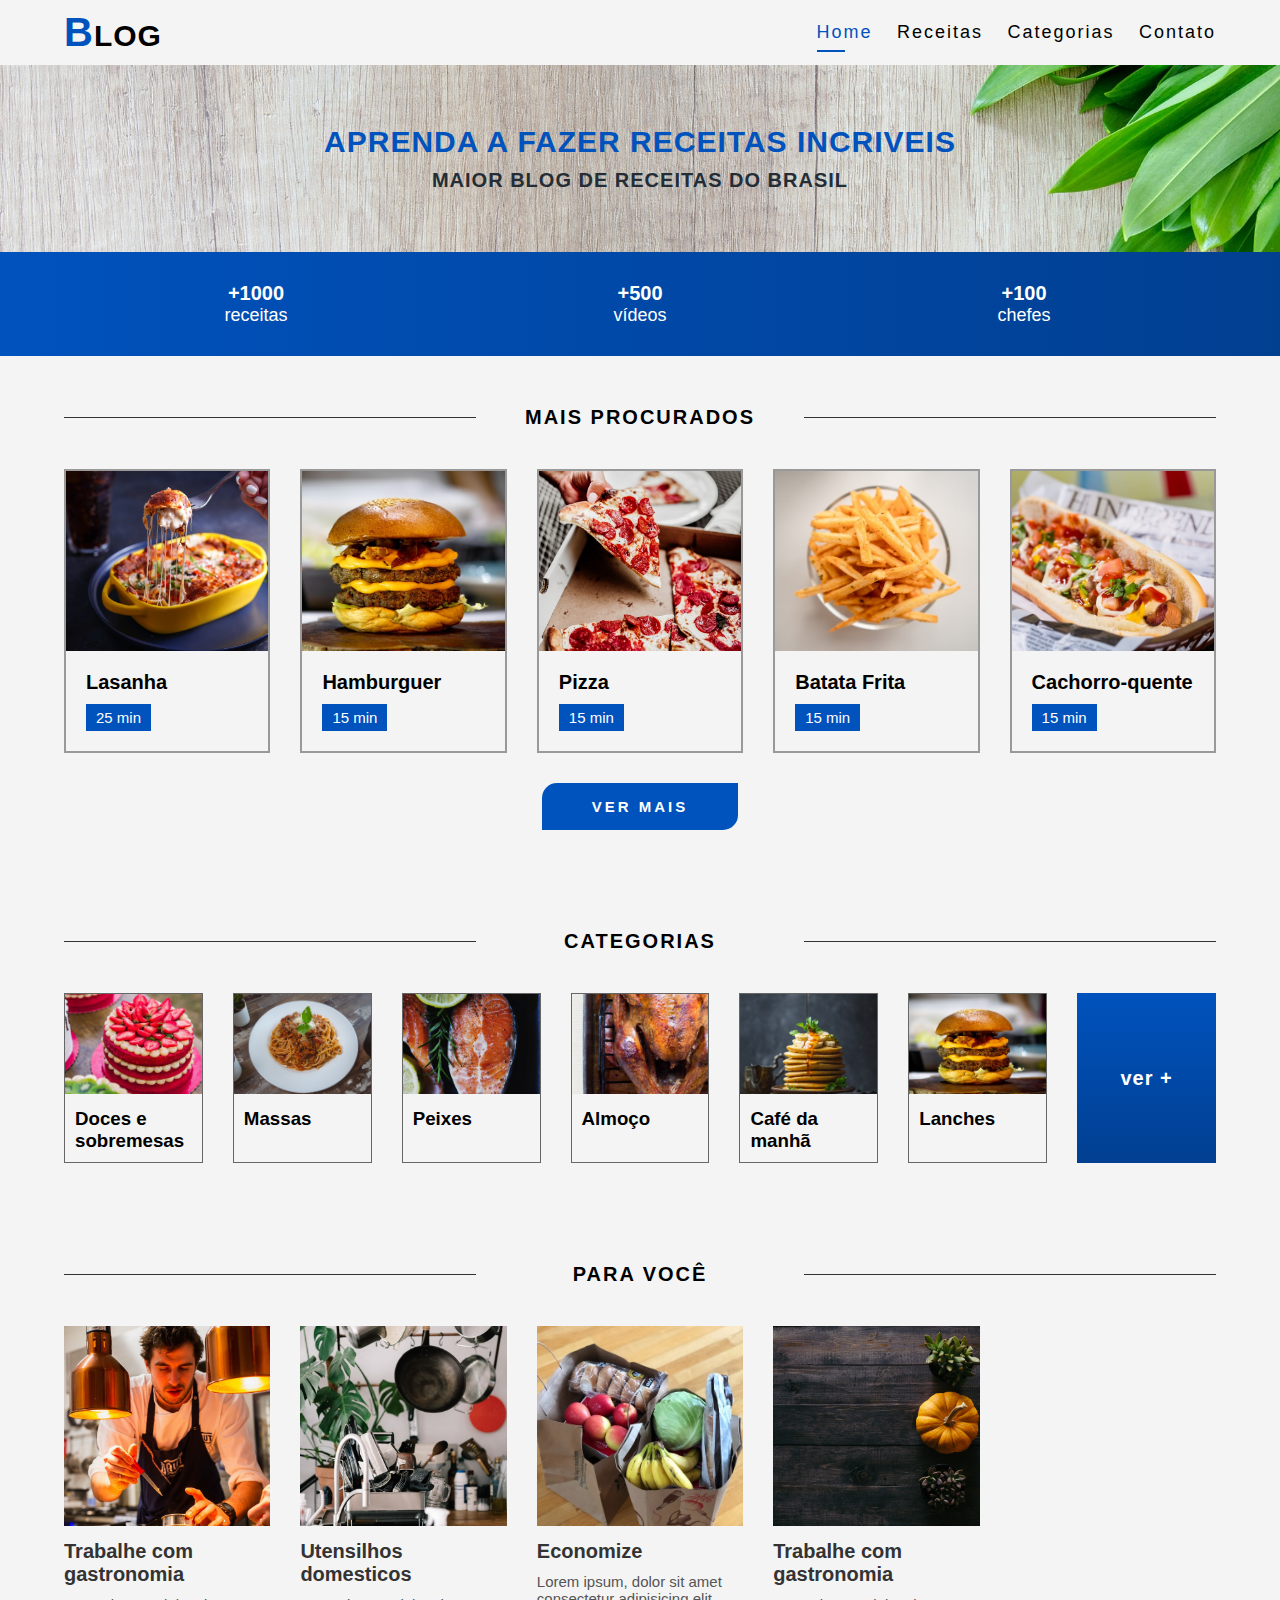
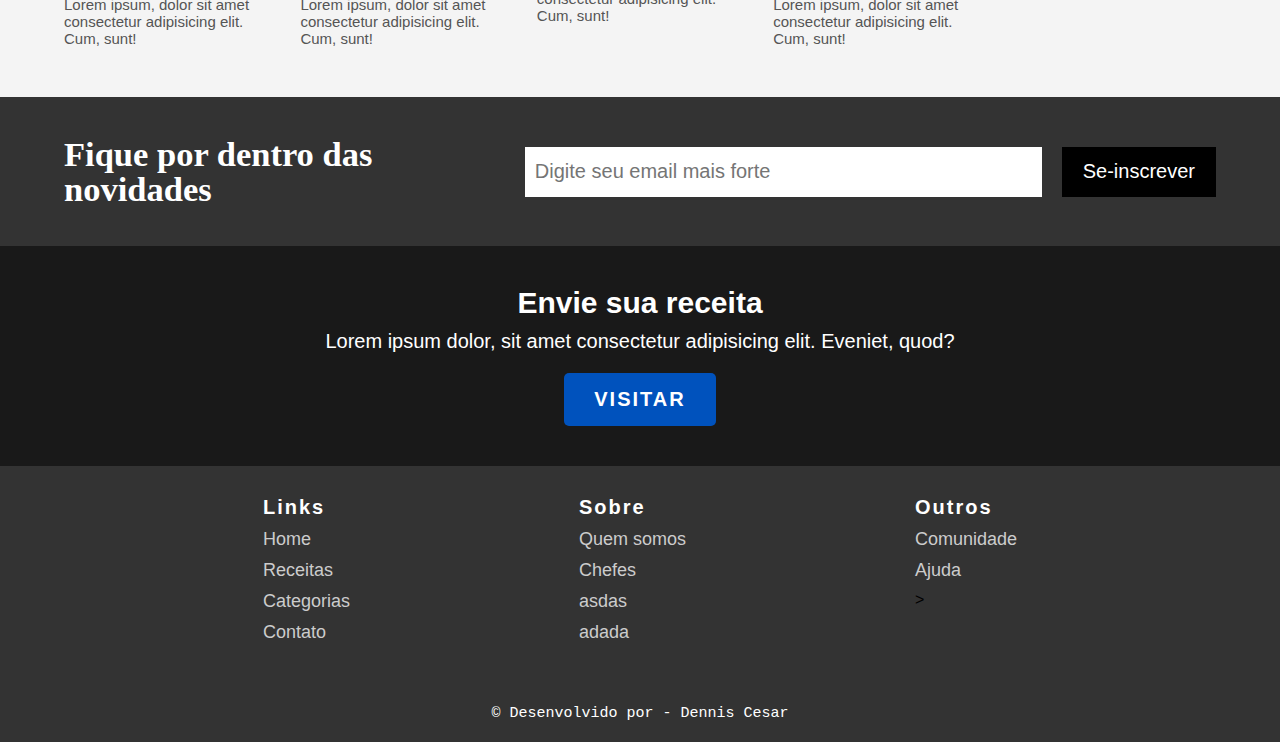
<file: index.html>
<!DOCTYPE html>
<html lang="pt-br">
<head>
    <meta charset="UTF-8">
    <meta http-equiv="X-UA-Compatible" content="IE=edge">
    <meta name="viewport" content="width=device-width, initial-scale=1.0">
    <link rel="stylesheet" href="css/index.css">
    <!-- FONT AWESOME -->
    <link rel="stylesheet" href="css/all.css">
    <script src="./javascript/all.js" defer></script>
    <title>Blog | Receitas de comidas</title>
</head>
<body>
    <header class="header">
        <div class="container">
            <nav class="container_header">
                <a href="./index.html" class="logo"><span>B</span>LOG</a>

                <nav class="menu">
                    <a href="./index.html" class="link active">home</a>
                    <a href="./receitas.html" class="link">receitas</a>
                    <a href="./categorias.html" class="link">categorias</a>
                    <a href="./contato.html" class="link">contato</a>
                </nav>

                <div class="menu_mobile">
                    <div class="linha_1"></div>
                    <div class="linha_2"></div>
                    <div class="linha_3"></div>
                </div>
            </nav>
        </div>
    </header>

    <main class="main">
        <section class="banner_principal">
            <div class="container">
                <div class="title">
                    <h1>Aprenda a fazer receitas incriveis</h1>
                    <p>Maior blog de receitas do brasil</p>
                </div>
            </div>
        </section>

        
        <section class="hero_2" id="">
            <div class="container">
                <div class="container_hero_2">
                    <div class="box">
                        <div class="info">
                            <h2>+1000</h2>
                            <p>receitas</p>
                        </div>
                    </div>

                    <div class="box">
                        <div class="info">
                            <h2>+500</h2>
                            <p>vídeos</p>
                        </div>
                    </div>

                    <div class="box">
                        <div class="info">
                            <h2>+100</h2>
                            <p>chefes</p>
                        </div>
                    </div>
                </div>
            </div>
        </section>

        <section class="hero_3" id="destaques">
            <div class="container">
                <header class="hero_3_top">
                    <div class="linha linha_1"></div>
                    <h1 id="hero_3_title">Mais procurados</h1>       
                    <div class="linha linha_1"></div>
                </header>
                <div class="container_hero_3">
                    <a href="./receitas/lasanha.html" class="hero_3_box">
                        <div class="box">
                            <div class="img_wrapper">
                                <img src="./images/fricasse.jpg" alt="">
                            </div>
    
                            <div class="hero_3_info">
                                <h1>Lasanha</h1>
                                <p id="tempo">25 min</p>
                            </div>
                        </div>
                    </a>

                    <a href="" class="hero_3_box">
                        <div class="box">
                            <div class="img_wrapper">
                                <img src="./images/hambúrguer.jpg" alt="">
                            </div>
    
                            <div class="hero_3_info">
                                <h1>Hamburguer</h1>
                                <p id="tempo">15 min</p>
                            </div>
                        </div>
                    </a>

                    <a href="" class="hero_3_box">
                        <div class="box">
                            <div class="img_wrapper">
                                <img src="./images/pizza.jpg" alt="">
                            </div>
    
                            <div class="hero_3_info">
                                <h1>Pizza</h1>
                                <p id="tempo">15 min</p>
                            </div>
                        </div>
                    </a>

                    
                    <a href="" class="hero_3_box">
                        <div class="box">
                            <div class="img_wrapper">
                                <img src="./images/batata frita.jpg" alt="">
                            </div>
    
                            <div class="hero_3_info">
                                <h1>Batata Frita</h1>
                                <p id="tempo">15 min</p>
                            </div>
                        </div>
                    </a>

                    
                    <a href="" class="hero_3_box">
                        <div class="box">
                            <div class="img_wrapper">
                                <img src="./images/cachorro quente.jpg" alt="">
                            </div>
    
                            <div class="hero_3_info">
                                <h1>Cachorro-quente</h1>
                                <p id="tempo">15 min</p>
                            </div>
                        </div>
                    </a>
                </div>
                <div class="btn">
                    <a href="receitas.html" class="plus_btn">Ver mais</a>
                </div>
            </div>
        </section>

        <section class="categorias">
            <div class="container">
                <header class="categorias_top">
                    <div class="linha linha_1"></div>
                    <h1 id="categorias_title">Categorias</h1>       
                    <div class="linha linha_1"></div>
                </header>
                <div class="categorias_container">
                    <div class="box">
                        <a href="#" class="box_container">
                            <picture class="img_wrapper">
                                <img src="./images/bolo morango.jpg" alt="">
                            </picture>
                            <footer class="info">
                                <h3>Doces e sobremesas</h3>
                            </footer>
                        </a>
                    </div>

                    <div class="box">
                        <a href="#" class="box_container">
                            <picture class="img_wrapper">
                                <img src="./images/macarronada.jpg" alt="">
                            </picture>
                            <div class="info">
                                <h3>Massas</h3>
                            </div>
                        </a>
                    </div>

                    <div class="box">
                        <a href="#" class="box_container">
                            <picture class="img_wrapper">
                                <img src="./images/peixe.jpg" alt="">
                            </picture>
                            <div class="info">
                                <h3>Peixes</h3>
                            </div>
                        </a>
                    </div>

                    <div class="box">
                        <a href="#" class="box_container">
                            <picture class="img_wrapper">
                                <img src="./images/piru.jpg" alt="">
                            </picture>
                            <div class="info">
                                <h3>Almoço</h3>
                            </div>
                        </a>
                    </div>

                    <div class="box">
                        <a href="#" class="box_container">
                            <picture class="img_wrapper">
                                <img src="./images/panqueca.jpg" alt="">
                            </picture>
                            <div class="info">
                                <h3>Café da manhã</h3>
                            </div>
                        </a>
                    </div>

                    <div class="box">
                        <a href="#" class="box_container">
                            <picture class="img_wrapper">
                                <img src="./images/hambúrguer.jpg" alt="">
                            </picture>
                            <div class="info">
                                <h3>Lanches</h3>
                            </div>
                        </a>
                    </div>

                    <div class="box">
                        <a href="categorias.html" class="box_container">
                            ver +
                        </a>
                    </div>
                </div>
            </div>
        </section>

        <section class="for_you">
            <div class="container">
                <header class="for_you_top">
                    <div class="linha linha_1"></div>
                    <h1 id="for_you_title">Para você</h1>       
                    <div class="linha linha_1"></div>
                </header>
                <div class="for_you_cards">
                    <div class="card">
                        <a href="#" class="for_you_link">
                            <img src="./images/trab_gastronomia.jpg" alt="">
                            <div class="info">
                                <h2>Trabalhe com gastronomia</h2>
                                <p>Lorem ipsum, dolor sit amet consectetur adipisicing elit. Cum, sunt!</p>
                            </div>
                        </a>
                    </div>

                    <div class="card">
                        <a href="#" class="for_you_link">
                            <img src="./images/utensilhos_domesticos.jpg" alt="">
                            <div class="info">
                                <h2>Utensilhos domesticos</h2>
                                <p>Lorem ipsum, dolor sit amet consectetur adipisicing elit. Cum, sunt!</p>
                            </div>
                        </a>
                    </div>

                    <div class="card">
                        <a href="#" class="for_you_link">
                            <img src="./images/economize.jpg" alt="">
                            <div class="info">
                                <h2>Economize</h2>
                                <p>Lorem ipsum, dolor sit amet consectetur adipisicing elit. Cum, sunt!</p>
                            </div>
                        </a>
                    </div>

                    <div class="card">
                        <a href="#" class="for_you_link">
                            <img src="./images/bg_4.jpg" alt="">
                            <div class="info">
                                <h2>Trabalhe com gastronomia</h2>
                                <p>Lorem ipsum, dolor sit amet consectetur adipisicing elit. Cum, sunt!</p>
                            </div>
                        </a>
                    </div>
                </div>
            </div>
        </section>
    </main>

    <footer class="footer">
        <div class="container">
            <div class="newsletter_container">
                <div class="newsletter_text">
                    <h2>Fique por dentro das novidades</h2>
                </div>
                <form action="" class="form">
                    <input 
                        type="email" 
                        name="newsletter_email"
                        id="newsletter_email" 
                        placeholder="Digite seu email mais forte"
                        >
                        <input type="submit" value="Se-inscrever"id="newsletter_btn">
                </form>
            </div>
        </div>
        <section class="hero_4">
            <div class="container">
                <div class="hero_4_container">
                    <div class="hero_4_text">
                        <h1>Envie sua receita</h1>
                        <p>Lorem ipsum dolor, sit amet consectetur adipisicing elit. Eveniet, quod?</p>
                        <button>Visitar</button>
                    </div>
                </div>
            </div>
        </section>

        <div class="container">
            <div class="footer_links">
                <div class="item">
                    <h2>Links</h2>
                    <a href="./index.html">Home</a>
                    <a href="./receitas.html">Receitas</a>
                    <a href="./categorias.html">Categorias</a>
                    <a href="./contato.html">Contato</a>
                </div>

                <div class="item">
                    <h2>Sobre</h2>
                    <a href="">Quem somos</a>
                    <a href="">Chefes</a>
                    <a href="">asdas</a>
                    <a href="">adada</a>
                </div>
                <div class="item">
                    <h2>Outros</h2>
                    <a href="">Comunidade</a>
                    <a href="">Ajuda</a>>
                </div>
            </div>
        </div>
    </footer>

    <div class="copyright">
        <span>&copy; Desenvolvido por - <a href="#">Dennis Cesar</a></span>
    </div>

    <script src="./javascript/script.js"></script>
</body>
</html>
</file>
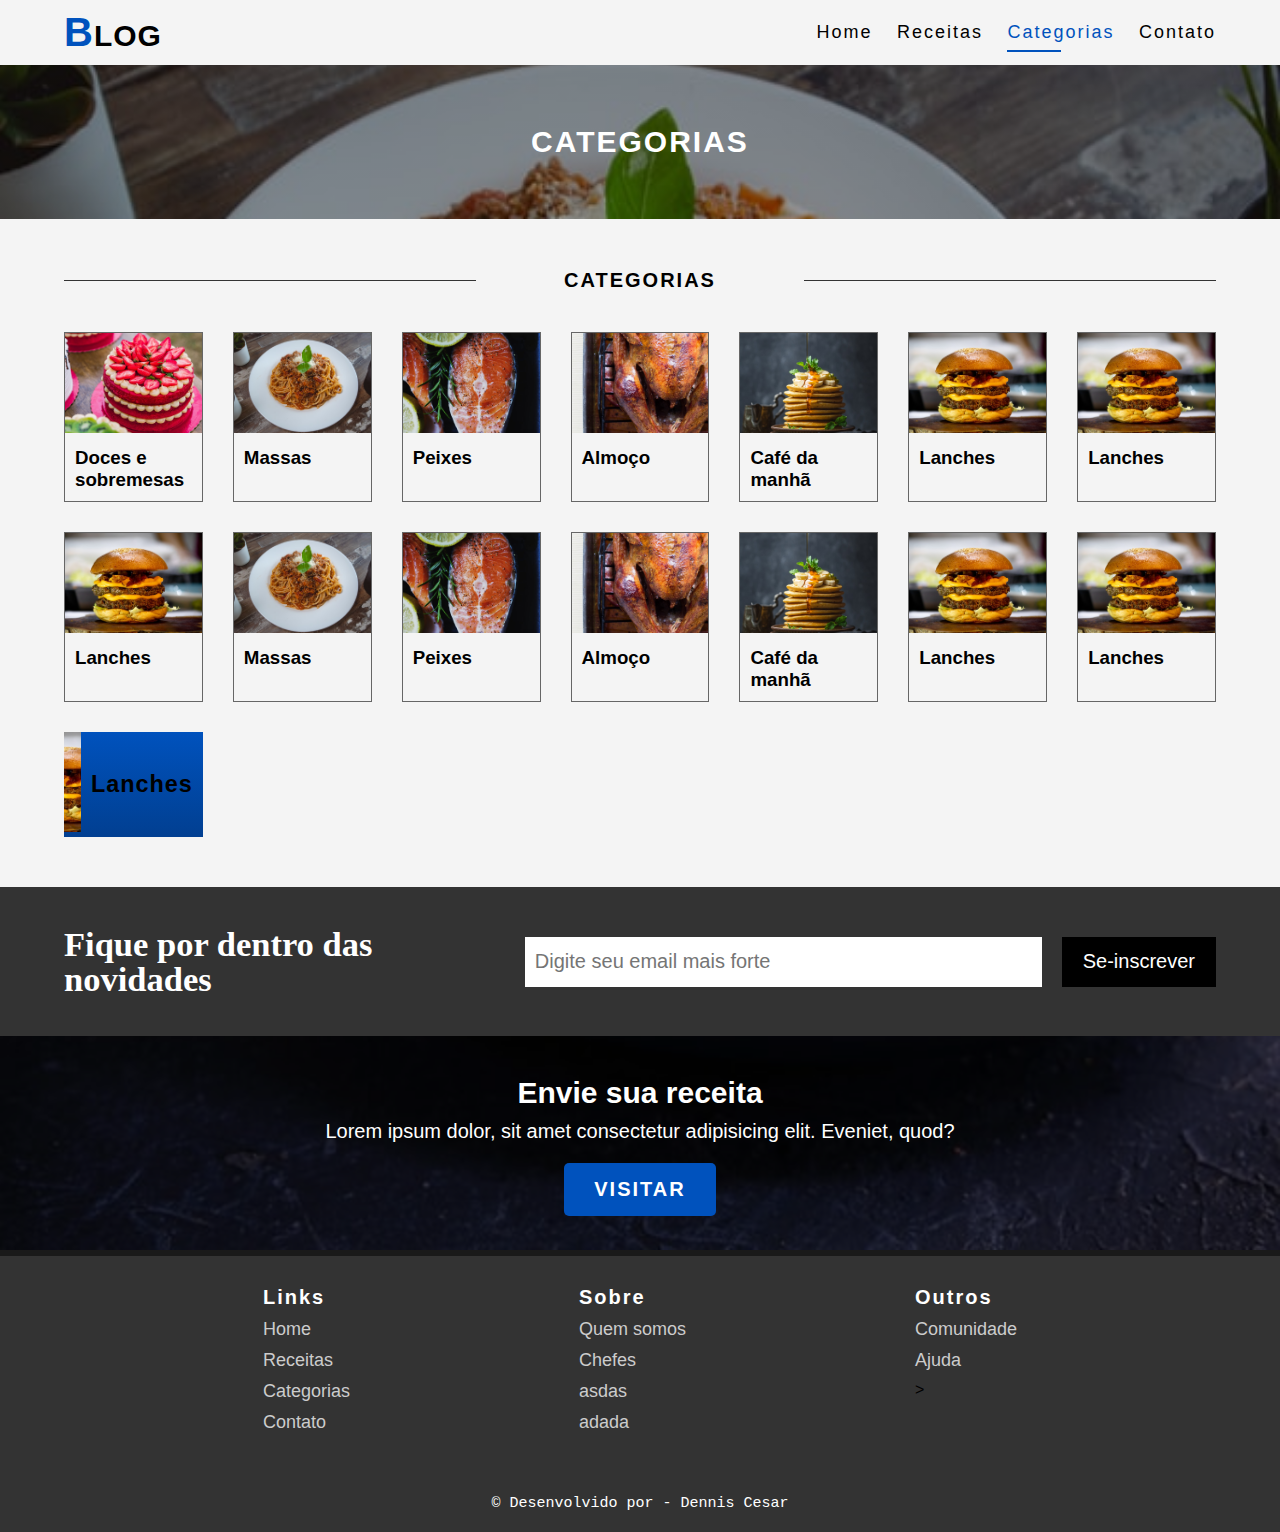
<file: categorias.html>
<!DOCTYPE html>
<html lang="pt-br">
<head>
    <meta charset="UTF-8">
    <meta http-equiv="X-UA-Compatible" content="IE=edge">
    <meta name="viewport" content="width=device-width, initial-scale=1.0">
    <link rel="stylesheet" href="css/index.css">
    <link rel="stylesheet" href="css/categoria.css">
    <title>Document</title>
</head>
<body>
    <header class="header">
        <div class="container">
            <nav class="container_header">
                <a href="./index.html" class="logo"><span>B</span>LOG</a>

                <nav class="menu">
                    <a href="./index.html" class="link">home</a>
                    <a href="./receitas.html" class="link">receitas</a>
                    <a href="./categorias.html" class="link active">categorias</a>
                    <a href="./contato.html" class="link">contato</a>
                </nav>

                <div class="menu_mobile">
                    <div class="linha_1"></div>
                    <div class="linha_2"></div>
                    <div class="linha_3"></div>
                </div>
            </nav>
        </div>
    </header>

    <div class="banner">
        <div class="container">
            <h1>Categorias</h1>
        </div>
    </div>

    <section class="categorias">
        <div class="container">
            <header class="categorias_top">
                <div class="linha linha_1"></div>
                <h1 id="categorias_title">Categorias</h1>       
                <div class="linha linha_1"></div>
            </header>
            <div class="categorias_container">
                <div class="box">
                    <a href="#" class="box_container">
                        <picture class="img_wrapper">
                            <img src="./images/bolo morango.jpg" alt="">
                        </picture>
                        <footer class="info">
                            <h3>Doces e sobremesas</h3>
                        </footer>
                    </a>
                </div>

                <div class="box">
                    <a href="#" class="box_container">
                        <picture class="img_wrapper">
                            <img src="./images/macarronada.jpg" alt="">
                        </picture>
                        <div class="info">
                            <h3>Massas</h3>
                        </div>
                    </a>
                </div>

                <div class="box">
                    <a href="#" class="box_container">
                        <picture class="img_wrapper">
                            <img src="./images/peixe.jpg" alt="">
                        </picture>
                        <div class="info">
                            <h3>Peixes</h3>
                        </div>
                    </a>
                </div>

                <div class="box">
                    <a href="#" class="box_container">
                        <picture class="img_wrapper">
                            <img src="./images/piru.jpg" alt="">
                        </picture>
                        <div class="info">
                            <h3>Almoço</h3>
                        </div>
                    </a>
                </div>

                <div class="box">
                    <a href="#" class="box_container">
                        <picture class="img_wrapper">
                            <img src="./images/panqueca.jpg" alt="">
                        </picture>
                        <div class="info">
                            <h3>Café da manhã</h3>
                        </div>
                    </a>
                </div>

                <div class="box">
                    <a href="#" class="box_container">
                        <picture class="img_wrapper">
                            <img src="./images/hambúrguer.jpg" alt="">
                        </picture>
                        <div class="info">
                            <h3>Lanches</h3>
                        </div>
                    </a>
                </div>

                <div class="box">
                    <a href="#" class="box_container">
                        <picture class="img_wrapper">
                            <img src="./images/hambúrguer.jpg" alt="">
                        </picture>
                        <div class="info">
                            <h3>Lanches</h3>
                        </div>
                    </a>
                </div>
                <div class="box">
                    <a href="#" class="box_container">
                        <picture class="img_wrapper">
                            <img src="./images/hambúrguer.jpg" alt="">
                        </picture>
                        <div class="info">
                            <h3>Lanches</h3>
                        </div>
                    </a>
                </div>
                <div class="box">
                    <a href="#" class="box_container">
                        <picture class="img_wrapper">
                            <img src="./images/macarronada.jpg" alt="">
                        </picture>
                        <div class="info">
                            <h3>Massas</h3>
                        </div>
                    </a>
                </div>

                <div class="box">
                    <a href="#" class="box_container">
                        <picture class="img_wrapper">
                            <img src="./images/peixe.jpg" alt="">
                        </picture>
                        <div class="info">
                            <h3>Peixes</h3>
                        </div>
                    </a>
                </div>

                <div class="box">
                    <a href="#" class="box_container">
                        <picture class="img_wrapper">
                            <img src="./images/piru.jpg" alt="">
                        </picture>
                        <div class="info">
                            <h3>Almoço</h3>
                        </div>
                    </a>
                </div>

                <div class="box">
                    <a href="#" class="box_container">
                        <picture class="img_wrapper">
                            <img src="./images/panqueca.jpg" alt="">
                        </picture>
                        <div class="info">
                            <h3>Café da manhã</h3>
                        </div>
                    </a>
                </div>

                <div class="box">
                    <a href="#" class="box_container">
                        <picture class="img_wrapper">
                            <img src="./images/hambúrguer.jpg" alt="">
                        </picture>
                        <div class="info">
                            <h3>Lanches</h3>
                        </div>
                    </a>
                </div>

                <div class="box">
                    <a href="#" class="box_container">
                        <picture class="img_wrapper">
                            <img src="./images/hambúrguer.jpg" alt="">
                        </picture>
                        <div class="info">
                            <h3>Lanches</h3>
                        </div>
                    </a>
                </div>
                <div class="box">
                    <a href="#" class="box_container">
                        <picture class="img_wrapper">
                            <img src="./images/hambúrguer.jpg" alt="">
                        </picture>
                        <div class="info">
                            <h3>Lanches</h3>
                        </div>
                    </a>
                </div>

            </div>
        </div>
    </section>

    <footer class="footer">
        <div class="container">
            <div class="newsletter_container">
                <div class="newsletter_text">
                    <h2>Fique por dentro das novidades</h2>
                </div>
                <form action="" class="form">
                    <input 
                        type="email" 
                        name="newsletter_email"
                        id="newsletter_email" 
                        placeholder="Digite seu email mais forte"
                        >
                        <input type="submit" value="Se-inscrever"id="newsletter_btn">
                </form>
            </div>
        </div>
        <section class="hero_4">
            <div class="container">
                <div class="hero_4_container">
                    <div class="hero_4_text">
                        <h1>Envie sua receita</h1>
                        <p>Lorem ipsum dolor, sit amet consectetur adipisicing elit. Eveniet, quod?</p>
                        <button>Visitar</button>
                    </div>
                </div>
            </div>
        </section>

        <div class="container">
            <div class="footer_links">
                <div class="item">
                    <h2>Links</h2>
                    <a href="./index.html">Home</a>
                    <a href="./receitas.html">Receitas</a>
                    <a href="./categorias.html">Categorias</a>
                    <a href="./contato.html">Contato</a>
                </div>

                <div class="item">
                    <h2>Sobre</h2>
                    <a href="">Quem somos</a>
                    <a href="">Chefes</a>
                    <a href="">asdas</a>
                    <a href="">adada</a>
                </div>
                <div class="item">
                    <h2>Outros</h2>
                    <a href="">Comunidade</a>
                    <a href="">Ajuda</a>>
                </div>
            </div>
        </div>
    </footer>

    <div class="copyright">
        <span>&copy; Desenvolvido por - <a href="#">Dennis Cesar</a></span>
    </div>
</body>
</html>
</file>
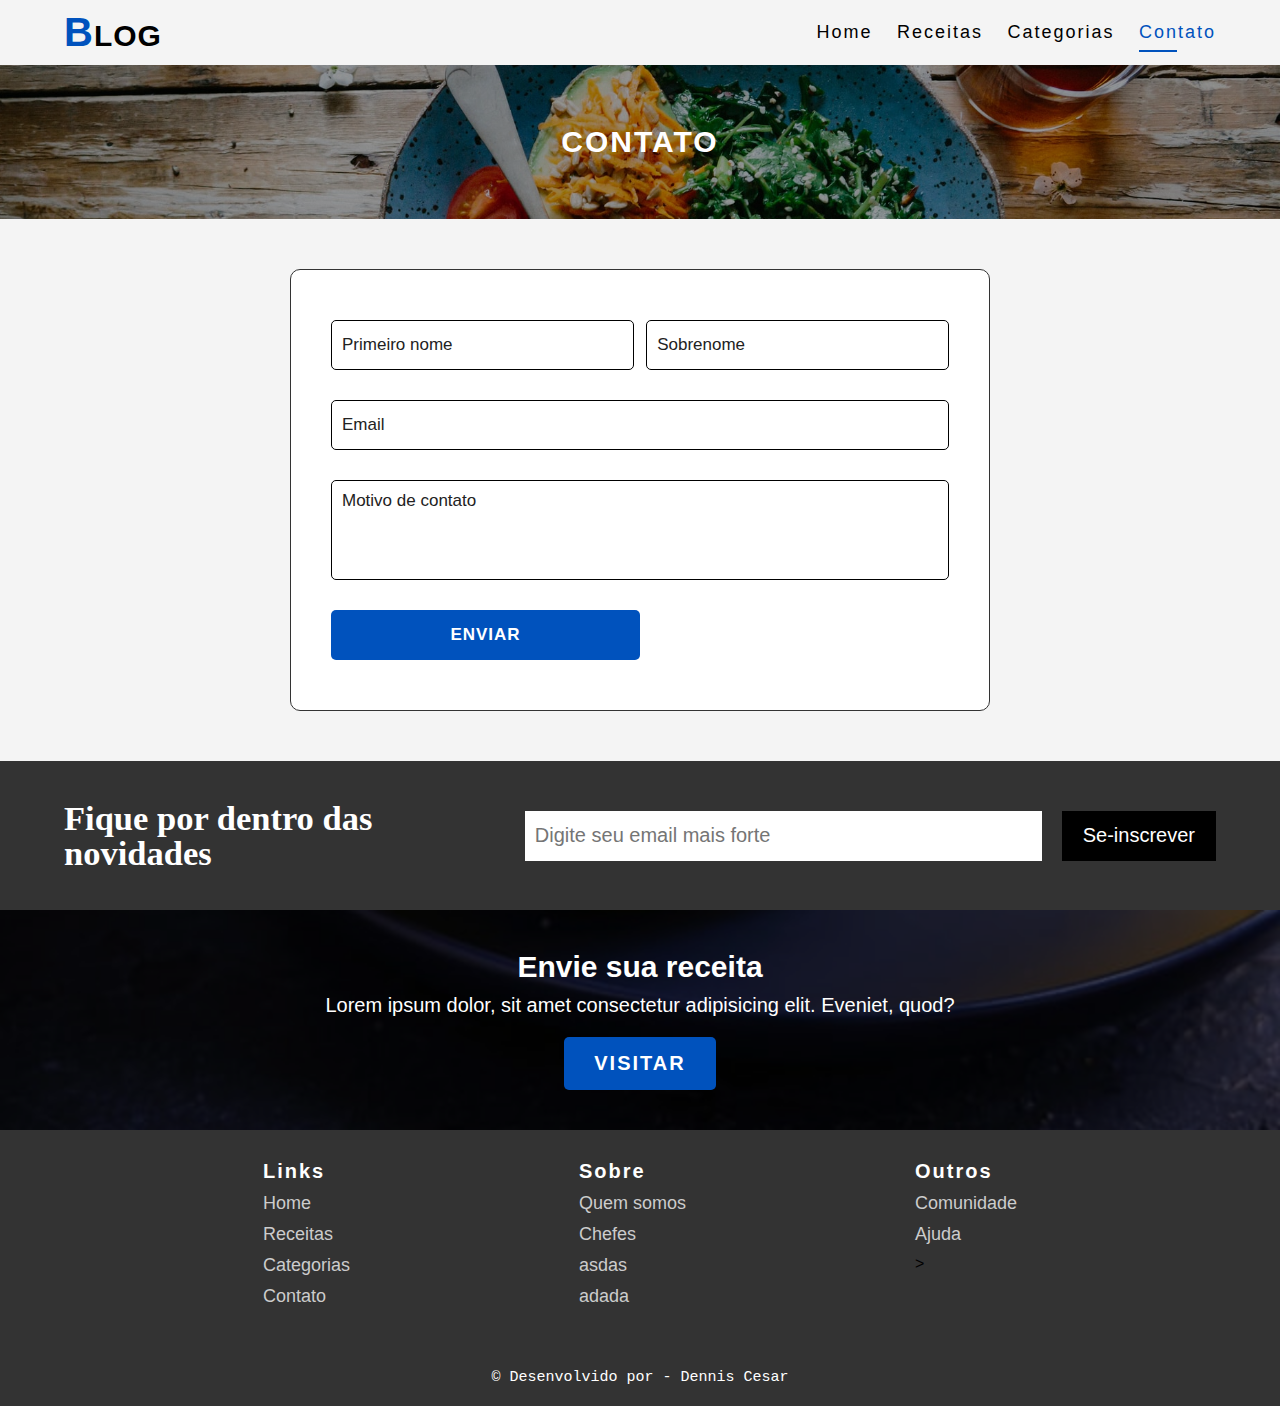
<file: contato.html>
<!DOCTYPE html>
<html lang="pt-br">
<head>
    <meta charset="UTF-8">
    <meta http-equiv="X-UA-Compatible" content="IE=edge">
    <meta name="viewport" content="width=device-width, initial-scale=1.0">
    <link rel="stylesheet" href="css/index.css">
    <link rel="stylesheet" href="css/contato.css">
    <title>Document</title>
</head>
<body>
    <header class="header">
        <div class="container">
            <nav class="container_header">
                <a href="./index.html" class="logo"><span>B</span>LOG</a>

                <nav class="menu">
                    <a href="./index.html" class="link">home</a>
                    <a href="./receitas.html" class="link">receitas</a>
                    <a href="./categorias.html" class="link">categorias</a>
                    <a href="./contato.html" class="link active">contato</a>
                </nav>

                <div class="menu_mobile">
                    <div class="linha_1"></div>
                    <div class="linha_2"></div>
                    <div class="linha_3"></div>
                </div>
            </nav>
        </div>
    </header>

    <div class="banner">
        <div class="container">
            <h1>CONTATO</h1>
        </div>
    </div>

    <section class="contato">
        <div class="container">
            <form action="#" class="contato_container">
                <div class="inputBox litte">
                    <input type="text" name="nome" id="nome" placeholder="Primeiro nome">
                    <input type="text" name="sobrenome" id="sobrenome" placeholder="Sobrenome">
                </div>

                <div class="inputBox fullbox">
                    <input type="email" name="email" id="email" placeholder="Email">
                </div>

                <div class="inputBox fullbox">
                    <textarea name="" id="" cols="30" rows="10" placeholder="Motivo de contato" style="resize: none;"></textarea>
                </div>

                
                <div class="inputBox fullbox">
                    <input type="submit" class="btn" value="Enviar">
                </div>
            </form>
        </div>

    </section>

    <footer class="footer">
        <div class="container">
            <div class="newsletter_container">
                <div class="newsletter_text">
                    <h2>Fique por dentro das novidades</h2>
                </div>
                <form action="" class="form">
                    <input 
                        type="email" 
                        name="newsletter_email"
                        id="newsletter_email" 
                        placeholder="Digite seu email mais forte"
                        >
                        <input type="submit" value="Se-inscrever"id="newsletter_btn">
                </form>
            </div>
        </div>
        <section class="hero_4">
            <div class="container">
                <div class="hero_4_container">
                    <div class="hero_4_text">
                        <h1>Envie sua receita</h1>
                        <p>Lorem ipsum dolor, sit amet consectetur adipisicing elit. Eveniet, quod?</p>
                        <button>Visitar</button>
                    </div>
                </div>
            </div>
        </section>

        <div class="container">
            <div class="footer_links">
                <div class="item">
                    <h2>Links</h2>
                    <a href="./index.html">Home</a>
                    <a href="./receitas.html">Receitas</a>
                    <a href="./categorias.html">Categorias</a>
                    <a href="./contato.html">Contato</a>
                </div>

                <div class="item">
                    <h2>Sobre</h2>
                    <a href="">Quem somos</a>
                    <a href="">Chefes</a>
                    <a href="">asdas</a>
                    <a href="">adada</a>
                </div>
                <div class="item">
                    <h2>Outros</h2>
                    <a href="">Comunidade</a>
                    <a href="">Ajuda</a>>
                </div>
            </div>
        </div>
    </footer>

    <div class="copyright">
        <span>&copy; Desenvolvido por - <a href="#">Dennis Cesar</a></span>
    </div>
</body>
</html>
</file>
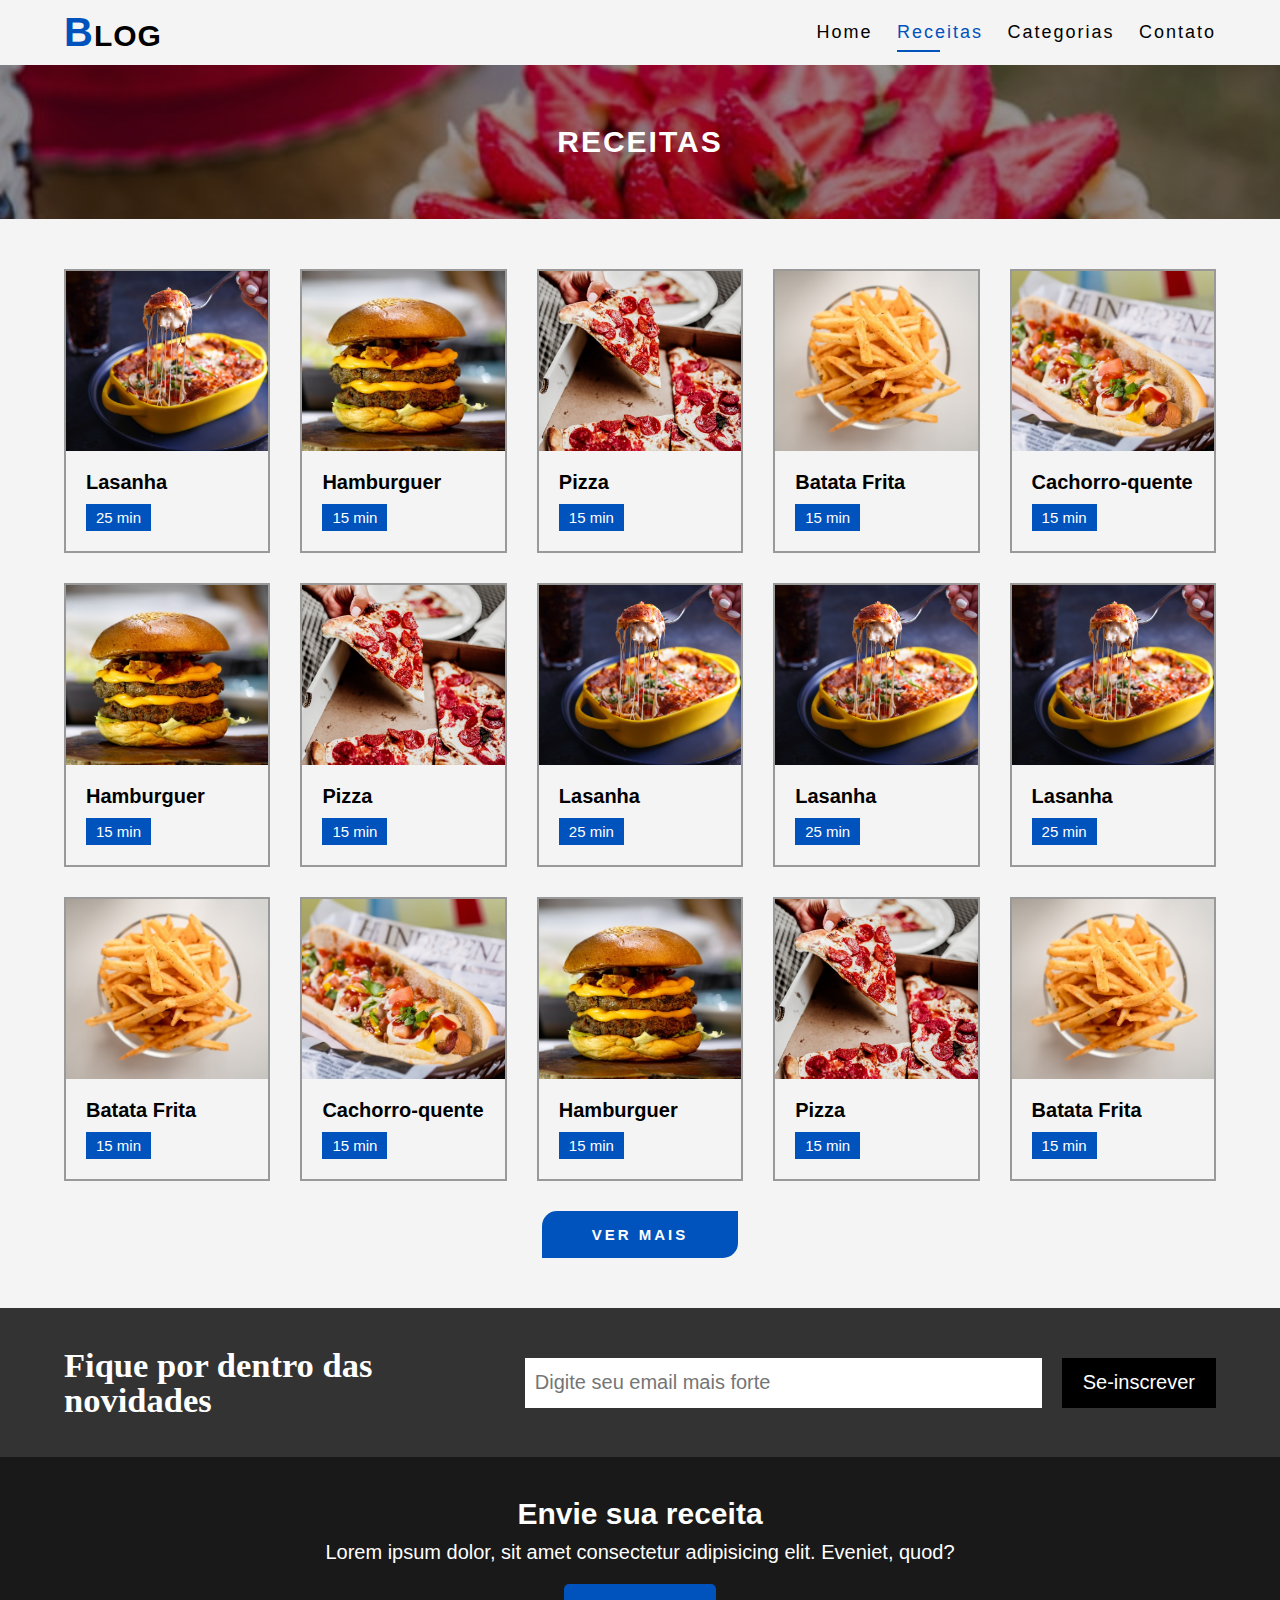
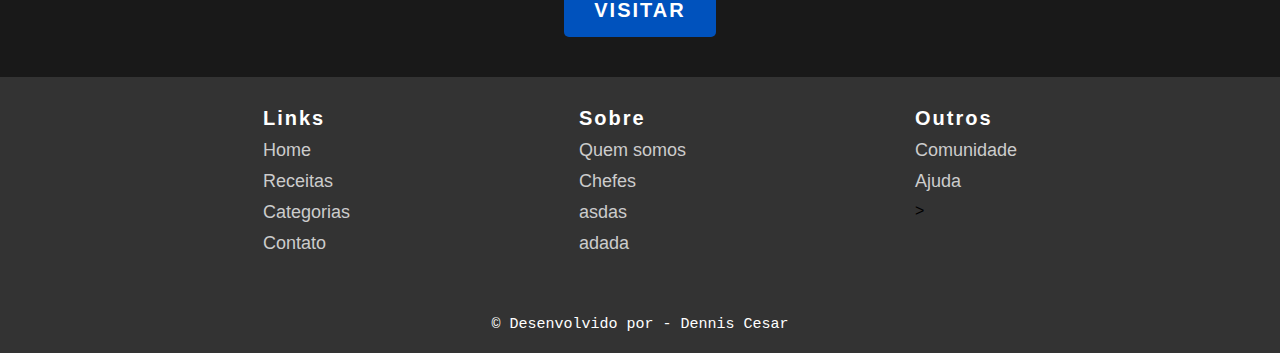
<file: receitas.html>
<!DOCTYPE html>
<html lang="pt-br">
<head>
    <meta charset="UTF-8">
    <meta http-equiv="X-UA-Compatible" content="IE=edge">
    <meta name="viewport" content="width=device-width, initial-scale=1.0">
    <link rel="stylesheet" href="css/index.css">
    <link rel="stylesheet" href="css/receitas.css">
    <title>Blog | Todas as Receitas</title>
</head>
<body>
    <header class="header">
        <div class="container">
            <nav class="container_header">
                <a href="./index.html" class="logo"><span>B</span>LOG</a>

                <nav class="menu">
                    <a href="./index.html" class="link">home</a>
                    <a href="./receitas.html" class="link active">receitas</a>
                    <a href="./categorias.html" class="link">categorias</a>
                    <a href="./contato.html" class="link">contato</a>
                </nav>

                <div class="menu_mobile">
                    <div class="linha_1"></div>
                    <div class="linha_2"></div>
                    <div class="linha_3"></div>
                </div>
            </nav>
        </div>
    </header>

    <div class="banner">
        <div class="container">
            <h1>Receitas</h1>
        </div>
    </div>

    <section class="hero_3">
        <div class="container">
            <div class="container_hero_3">
                <a href="./receitas/lasanha.html" class="hero_3_box">
                    <div class="box">
                        <div class="img_wrapper">
                            <img src="./images/fricasse.jpg" alt="">
                        </div>

                        <div class="hero_3_info">
                            <h1>Lasanha</h1>
                            <p id="tempo">25 min</p>
                        </div>
                    </div>
                </a>

                <a href="" class="hero_3_box">
                    <div class="box">
                        <div class="img_wrapper">
                            <img src="./images/hambúrguer.jpg" alt="">
                        </div>

                        <div class="hero_3_info">
                            <h1>Hamburguer</h1>
                            <p id="tempo">15 min</p>
                        </div>
                    </div>
                </a>

                <a href="" class="hero_3_box">
                    <div class="box">
                        <div class="img_wrapper">
                            <img src="./images/pizza.jpg" alt="">
                        </div>

                        <div class="hero_3_info">
                            <h1>Pizza</h1>
                            <p id="tempo">15 min</p>
                        </div>
                    </div>
                </a>

                
                <a href="" class="hero_3_box">
                    <div class="box">
                        <div class="img_wrapper">
                            <img src="./images/batata frita.jpg" alt="">
                        </div>

                        <div class="hero_3_info">
                            <h1>Batata Frita</h1>
                            <p id="tempo">15 min</p>
                        </div>
                    </div>
                </a>

                
                <a href="" class="hero_3_box">
                    <div class="box">
                        <div class="img_wrapper">
                            <img src="./images/cachorro quente.jpg" alt="">
                        </div>

                        <div class="hero_3_info">
                            <h1>Cachorro-quente</h1>
                            <p id="tempo">15 min</p>
                        </div>
                    </div>
                </a>

                <a href="" class="hero_3_box">
                    <div class="box">
                        <div class="img_wrapper">
                            <img src="./images/hambúrguer.jpg" alt="">
                        </div>

                        <div class="hero_3_info">
                            <h1>Hamburguer</h1>
                            <p id="tempo">15 min</p>
                        </div>
                    </div>
                </a>

                <a href="" class="hero_3_box">
                    <div class="box">
                        <div class="img_wrapper">
                            <img src="./images/pizza.jpg" alt="">
                        </div>

                        <div class="hero_3_info">
                            <h1>Pizza</h1>
                            <p id="tempo">15 min</p>
                        </div>
                    </div>
                </a>

                <a href="" class="hero_3_box">
                    <div class="box">
                        <div class="img_wrapper">
                            <img src="./images/fricasse.jpg" alt="">
                        </div>

                        <div class="hero_3_info">
                            <h1>Lasanha</h1>
                            <p id="tempo">25 min</p>
                        </div>
                    </div>
                </a>

                <a href="" class="hero_3_box">
                    <div class="box">
                        <div class="img_wrapper">
                            <img src="./images/fricasse.jpg" alt="">
                        </div>

                        <div class="hero_3_info">
                            <h1>Lasanha</h1>
                            <p id="tempo">25 min</p>
                        </div>
                    </div>
                </a>

                <a href="" class="hero_3_box">
                    <div class="box">
                        <div class="img_wrapper">
                            <img src="./images/fricasse.jpg" alt="">
                        </div>

                        <div class="hero_3_info">
                            <h1>Lasanha</h1>
                            <p id="tempo">25 min</p>
                        </div>
                    </div>
                </a>

                
                <a href="" class="hero_3_box">
                    <div class="box">
                        <div class="img_wrapper">
                            <img src="./images/batata frita.jpg" alt="">
                        </div>

                        <div class="hero_3_info">
                            <h1>Batata Frita</h1>
                            <p id="tempo">15 min</p>
                        </div>
                    </div>
                </a>

                
                <a href="" class="hero_3_box">
                    <div class="box">
                        <div class="img_wrapper">
                            <img src="./images/cachorro quente.jpg" alt="">
                        </div>

                        <div class="hero_3_info">
                            <h1>Cachorro-quente</h1>
                            <p id="tempo">15 min</p>
                        </div>
                    </div>
                </a>

                <a href="" class="hero_3_box">
                    <div class="box">
                        <div class="img_wrapper">
                            <img src="./images/hambúrguer.jpg" alt="">
                        </div>

                        <div class="hero_3_info">
                            <h1>Hamburguer</h1>
                            <p id="tempo">15 min</p>
                        </div>
                    </div>
                </a>

                <a href="" class="hero_3_box">
                    <div class="box">
                        <div class="img_wrapper">
                            <img src="./images/pizza.jpg" alt="">
                        </div>

                        <div class="hero_3_info">
                            <h1>Pizza</h1>
                            <p id="tempo">15 min</p>
                        </div>
                    </div>
                </a>

                
                <a href="" class="hero_3_box">
                    <div class="box">
                        <div class="img_wrapper">
                            <img src="./images/batata frita.jpg" alt="">
                        </div>

                        <div class="hero_3_info">
                            <h1>Batata Frita</h1>
                            <p id="tempo">15 min</p>
                        </div>
                    </div>
                </a>

                
                <a href="" class="hero_3_box">
                    <div class="box">
                        <div class="img_wrapper">
                            <img src="./images/cachorro quente.jpg" alt="">
                        </div>

                        <div class="hero_3_info">
                            <h1>Cachorro-quente</h1>
                            <p id="tempo">15 min</p>
                        </div>
                    </div>
                </a>
                <a href="" class="hero_3_box">
                    <div class="box">
                        <div class="img_wrapper">
                            <img src="./images/hambúrguer.jpg" alt="">
                        </div>

                        <div class="hero_3_info">
                            <h1>Hamburguer</h1>
                            <p id="tempo">15 min</p>
                        </div>
                    </div>
                </a>

                <a href="" class="hero_3_box">
                    <div class="box">
                        <div class="img_wrapper">
                            <img src="./images/pizza.jpg" alt="">
                        </div>

                        <div class="hero_3_info">
                            <h1>Pizza</h1>
                            <p id="tempo">15 min</p>
                        </div>
                    </div>
                </a>

                
                <a href="" class="hero_3_box">
                    <div class="box">
                        <div class="img_wrapper">
                            <img src="./images/batata frita.jpg" alt="">
                        </div>

                        <div class="hero_3_info">
                            <h1>Batata Frita</h1>
                            <p id="tempo">15 min</p>
                        </div>
                    </div>
                </a>

                
                <a href="" class="hero_3_box">
                    <div class="box">
                        <div class="img_wrapper">
                            <img src="./images/cachorro quente.jpg" alt="">
                        </div>

                        <div class="hero_3_info">
                            <h1>Cachorro-quente</h1>
                            <p id="tempo">15 min</p>
                        </div>
                    </div>
                </a>

                <a href="" class="hero_3_box">
                    <div class="box">
                        <div class="img_wrapper">
                            <img src="./images/cachorro quente.jpg" alt="">
                        </div>

                        <div class="hero_3_info">
                            <h1>Cachorro-quente</h1>
                            <p id="tempo">15 min</p>
                        </div>
                    </div>
                </a>
                <a href="" class="hero_3_box">
                    <div class="box">
                        <div class="img_wrapper">
                            <img src="./images/hambúrguer.jpg" alt="">
                        </div>

                        <div class="hero_3_info">
                            <h1>Hamburguer</h1>
                            <p id="tempo">15 min</p>
                        </div>
                    </div>
                </a>

                <a href="" class="hero_3_box">
                    <div class="box">
                        <div class="img_wrapper">
                            <img src="./images/pizza.jpg" alt="">
                        </div>

                        <div class="hero_3_info">
                            <h1>Pizza</h1>
                            <p id="tempo">15 min</p>
                        </div>
                    </div>
                </a>

                
                <a href="" class="hero_3_box">
                    <div class="box">
                        <div class="img_wrapper">
                            <img src="./images/batata frita.jpg" alt="">
                        </div>

                        <div class="hero_3_info">
                            <h1>Batata Frita</h1>
                            <p id="tempo">15 min</p>
                        </div>
                    </div>
                </a>

                
                <a href="" class="hero_3_box">
                    <div class="box">
                        <div class="img_wrapper">
                            <img src="./images/cachorro quente.jpg" alt="">
                        </div>

                        <div class="hero_3_info">
                            <h1>Cachorro-quente</h1>
                            <p id="tempo">15 min</p>
                        </div>
                    </div>
                </a>
                <a href="" class="hero_3_box">
                    <div class="box">
                        <div class="img_wrapper">
                            <img src="./images/cachorro quente.jpg" alt="">
                        </div>

                        <div class="hero_3_info">
                            <h1>Cachorro-quente</h1>
                            <p id="tempo">15 min</p>
                        </div>
                    </div>
                </a>
                <a href="" class="hero_3_box">
                    <div class="box">
                        <div class="img_wrapper">
                            <img src="./images/hambúrguer.jpg" alt="">
                        </div>

                        <div class="hero_3_info">
                            <h1>Hamburguer</h1>
                            <p id="tempo">15 min</p>
                        </div>
                    </div>
                </a>

                <a href="" class="hero_3_box">
                    <div class="box">
                        <div class="img_wrapper">
                            <img src="./images/pizza.jpg" alt="">
                        </div>

                        <div class="hero_3_info">
                            <h1>Pizza</h1>
                            <p id="tempo">15 min</p>
                        </div>
                    </div>
                </a>

                
                <a href="" class="hero_3_box">
                    <div class="box">
                        <div class="img_wrapper">
                            <img src="./images/batata frita.jpg" alt="">
                        </div>

                        <div class="hero_3_info">
                            <h1>Batata Frita</h1>
                            <p id="tempo">15 min</p>
                        </div>
                    </div>
                </a>

                
                <a href="" class="hero_3_box">
                    <div class="box">
                        <div class="img_wrapper">
                            <img src="./images/cachorro quente.jpg" alt="">
                        </div>

                        <div class="hero_3_info">
                            <h1>Cachorro-quente</h1>
                            <p id="tempo">15 min</p>
                        </div>
                    </div>
                </a>
            </div>

            <div class="btn">
                <button href="#" class="plus_btn" id="plus_btn">Ver mais</button>
            </div>
        </div>
    </section>

    <footer class="footer">
        <div class="container">
            <div class="newsletter_container">
                <div class="newsletter_text">
                    <h2>Fique por dentro das novidades</h2>
                </div>
                <form action="" class="form">
                    <input 
                        type="email" 
                        name="newsletter_email"
                        id="newsletter_email" 
                        placeholder="Digite seu email mais forte"
                        >
                        <input type="submit" value="Se-inscrever"id="newsletter_btn">
                </form>
            </div>
        </div>
        <section class="hero_4">
            <div class="container">
                <div class="hero_4_container">
                    <div class="hero_4_text">
                        <h1>Envie sua receita</h1>
                        <p>Lorem ipsum dolor, sit amet consectetur adipisicing elit. Eveniet, quod?</p>
                        <button>Visitar</button>
                    </div>
                </div>
            </div>
        </section>

        <div class="container">
            <div class="footer_links">
                <div class="item">
                    <h2>Links</h2>
                    <a href="./index.html">Home</a>
                    <a href="./receitas.html">Receitas</a>
                    <a href="./categorias.html">Categorias</a>
                    <a href="./contato.html">Contato</a>
                </div>

                <div class="item">
                    <h2>Sobre</h2>
                    <a href="">Quem somos</a>
                    <a href="">Chefes</a>
                    <a href="">asdas</a>
                    <a href="">adada</a>
                </div>
                <div class="item">
                    <h2>Outros</h2>
                    <a href="">Comunidade</a>
                    <a href="">Ajuda</a>>
                </div>
            </div>
        </div>
    </footer>

    <div class="copyright">
        <span>&copy; Desenvolvido por - <a href="#">Dennis Cesar</a></span>
    </div>

    <script src="./javascript/receitas.js"></script>
</body>
</html>
</file>
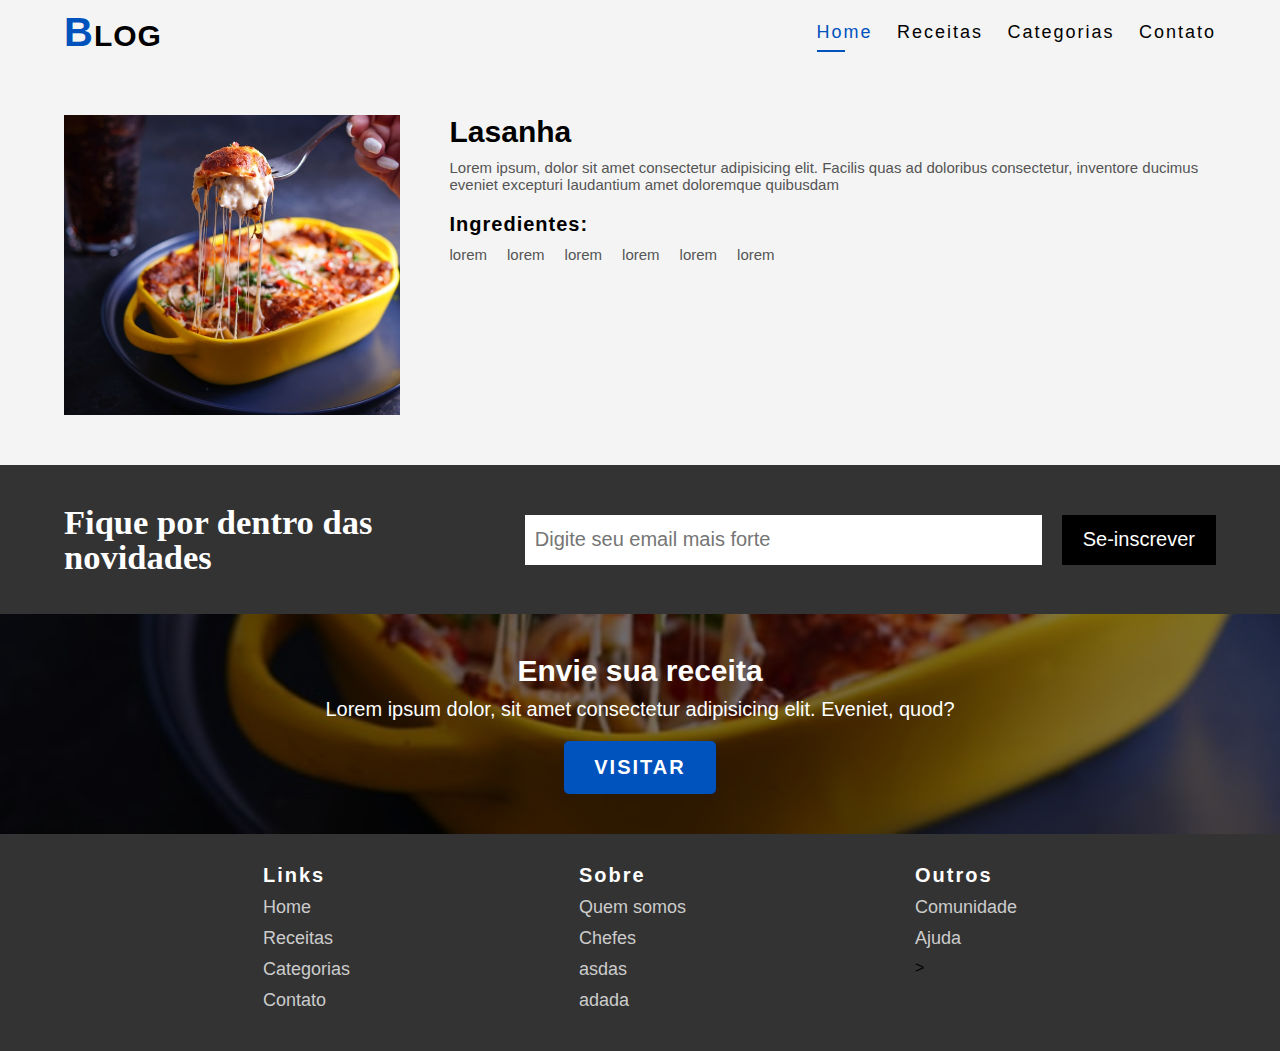
<file: receitas/lasanha.html>
<!DOCTYPE html>
<html lang="pt-br">
<head>
    <meta charset="UTF-8">
    <meta http-equiv="X-UA-Compatible" content="IE=edge">
    <meta name="viewport" content="width=device-width, initial-scale=1.0">
    <link rel="stylesheet" href="../css/index.css">
    <link rel="stylesheet" href="./receita.css">
    <title>Lasanha | BLOG</title>
</head>
<body>
    <header class="header">
        <div class="container">
            <nav class="container_header">
                <a href="./index.html" class="logo"><span>B</span>LOG</a>

                <nav class="menu">
                    <a href="../index.html" class="link active">home</a>
                    <a href="../receitas.html" class="link">receitas</a>
                    <a href="../categorias.html" class="link">categorias</a>
                    <a href="../contato.html" class="link">contato</a>
                </nav>

                <div class="menu_mobile">
                    <div class="linha_1"></div>
                    <div class="linha_2"></div>
                    <div class="linha_3"></div>
                </div>
            </nav>
        </div>
    </header>

    <main class="main">
        <div class="container">
            <div class="main_container">
                <header class="main_top">
                    <div class="img_wrapper">
                        <img src="../images/fricasse.jpg" alt="">
                    </div>
                    <div class="main_info">
                        <h1>Lasanha</h1>
                        <p>Lorem ipsum, dolor sit amet consectetur adipisicing elit. Facilis quas ad doloribus consectetur, inventore ducimus eveniet excepturi laudantium amet doloremque quibusdam</p>
                        <p id="ingredientes">Ingredientes:</p>
                        <div class="ingredientes">
                            <p>lorem</p>
                            <p>lorem</p>
                            <p>lorem</p>
                            <p>lorem</p>
                            <p>lorem</p>
                            <p>lorem</p>
                        </div>
                    </div>
                </header>
            </div>
        </div>
    </main>

    <footer class="footer">
        <div class="container">
            <div class="newsletter_container">
                <div class="newsletter_text">
                    <h2>Fique por dentro das novidades</h2>
                </div>
                <form action="" class="form">
                    <input 
                        type="email" 
                        name="newsletter_email"
                        id="newsletter_email" 
                        placeholder="Digite seu email mais forte"
                        >
                        <input type="submit" value="Se-inscrever"id="newsletter_btn">
                </form>
            </div>
        </div>
        <section class="hero_4">
            <div class="container">
                <div class="hero_4_container">
                    <div class="hero_4_text">
                        <h1>Envie sua receita</h1>
                        <p>Lorem ipsum dolor, sit amet consectetur adipisicing elit. Eveniet, quod?</p>
                        <button>Visitar</button>
                    </div>
                </div>
            </div>
        </section>

        <div class="container">
            <div class="footer_links">
                <div class="item">
                    <h2>Links</h2>
                    <a href="./index.html">Home</a>
                    <a href="./receitas.html">Receitas</a>
                    <a href="./categorias.html">Categorias</a>
                    <a href="./contato.html">Contato</a>
                </div>

                <div class="item">
                    <h2>Sobre</h2>
                    <a href="">Quem somos</a>
                    <a href="">Chefes</a>
                    <a href="">asdas</a>
                    <a href="">adada</a>
                </div>
                <div class="item">
                    <h2>Outros</h2>
                    <a href="">Comunidade</a>
                    <a href="">Ajuda</a>>
                </div>
            </div>
        </div>
    </footer>
</body>
</html>
</file>
<file: css/categoria.css>
.banner {
    background: linear-gradient(to bottom, rgba(0,0,0,0.4), rgba(0,0,0,0.4)), url(../images/macarronada.jpg);
    background-size: cover;
    background-position: top 70% right;
    background-attachment: fixed;
    background-repeat: no-repeat;

}
</file>
<file: css/contato.css>
.banner {
    background: linear-gradient(to bottom, rgba(0,0,0,0.4), rgba(0,0,0,0.4)), url(../images/main.jpg);
    background-size: cover;
    background-position: top 50% right;
    background-attachment: fixed;
    background-repeat: no-repeat;
}

.contato_container {
    width: 100%;
    max-width: 700px;
    margin: 0 auto;
    background-color: #fff;
    border: 1px solid #333;
    border-radius: 10px;
    padding: 5rem 4rem;
}

.contato_container .inputBox{
    width: 100%;
    display: flex;
    flex-wrap: wrap;
    justify-content: space-between;
    margin-bottom: 30px;
}
.contato_container .inputBox:last-child {
    margin: 0;
}

.contato_container .inputBox.litte input {
    width: 49%;
}

.contato_container .inputBox input {
    width: 100%;

    height: 5rem;
    font-size: 1.7rem;
    padding: 0 10px;
    border: 1px solid #000;
    border-radius: 5px;
}
.contato_container .inputBox input::placeholder {
    color: #222;
}

.contato_container .inputBox #nome {
    
}

.contato_container .inputBox textarea {
    width: 100%;
    font-size: 1.7rem;
    padding: 10px;
    border-radius: 5px;
    height: 10rem;
    border: 1px solid #000;
}

.contato_container .inputBox textarea::placeholder {
    color: #222;
}

.contato_container .inputBox .btn {
    width: 50%;
    height: auto;
    background-color: #0052bd;
    color: #fff;
    text-transform: uppercase;
    letter-spacing: 1px;
    font-size: 1.7rem;
    font-weight: 800;
    cursor: pointer;
    padding: 1.5rem 0;
    border: none;
    
}
</file>
<file: css/receitas.css>
.banner {
    background: linear-gradient(to bottom, rgba(0,0,0,0.4), rgba(0,0,0,0.4)), url(../images/bolo\ morango.jpg);
    background-size: cover;
    background-position: top 50% right;
    background-attachment: fixed;
    background-repeat: no-repeat;
}

.hero_3_box{
    display: none;
}

.hero_3_box:nth-child(1),
.hero_3_box:nth-child(2),
.hero_3_box:nth-child(3),
.hero_3_box:nth-child(4),
.hero_3_box:nth-child(5),
.hero_3_box:nth-child(6),
.hero_3_box:nth-child(7),
.hero_3_box:nth-child(8),
.hero_3_box:nth-child(9),
.hero_3_box:nth-child(10),
.hero_3_box:nth-child(11),
.hero_3_box:nth-child(12),
.hero_3_box:nth-child(13),
.hero_3_box:nth-child(14),
.hero_3_box:nth-child(15) {
    display: inline-block;
}
</file>
<file: receitas/receita.css>
.main {
    padding: 5rem 0;
}

.main .main_container .main_top {
    display: flex;
}

.main .main_container .main_top .img_wrapper {
    margin-right: 5rem;
    width: 50rem;
    height: 30rem;
}

.main .main_container .main_top h1 {
    font-size: 3rem;
    padding-bottom: 10px;
}

.main .main_container .main_top p {
    font-size: 1.5rem;
    color: #555;
}

.main .main_container .main_top #ingredientes {
    color: #000;
    margin-top: 20px;
    font-weight: 800;
    letter-spacing: 1px;
    font-size: 2rem;
}

.main .main_container .main_top .ingredientes {
    display: flex;
    margin-top: 10px;
    gap: 2rem;
    flex-wrap: wrap;
}
</file>
